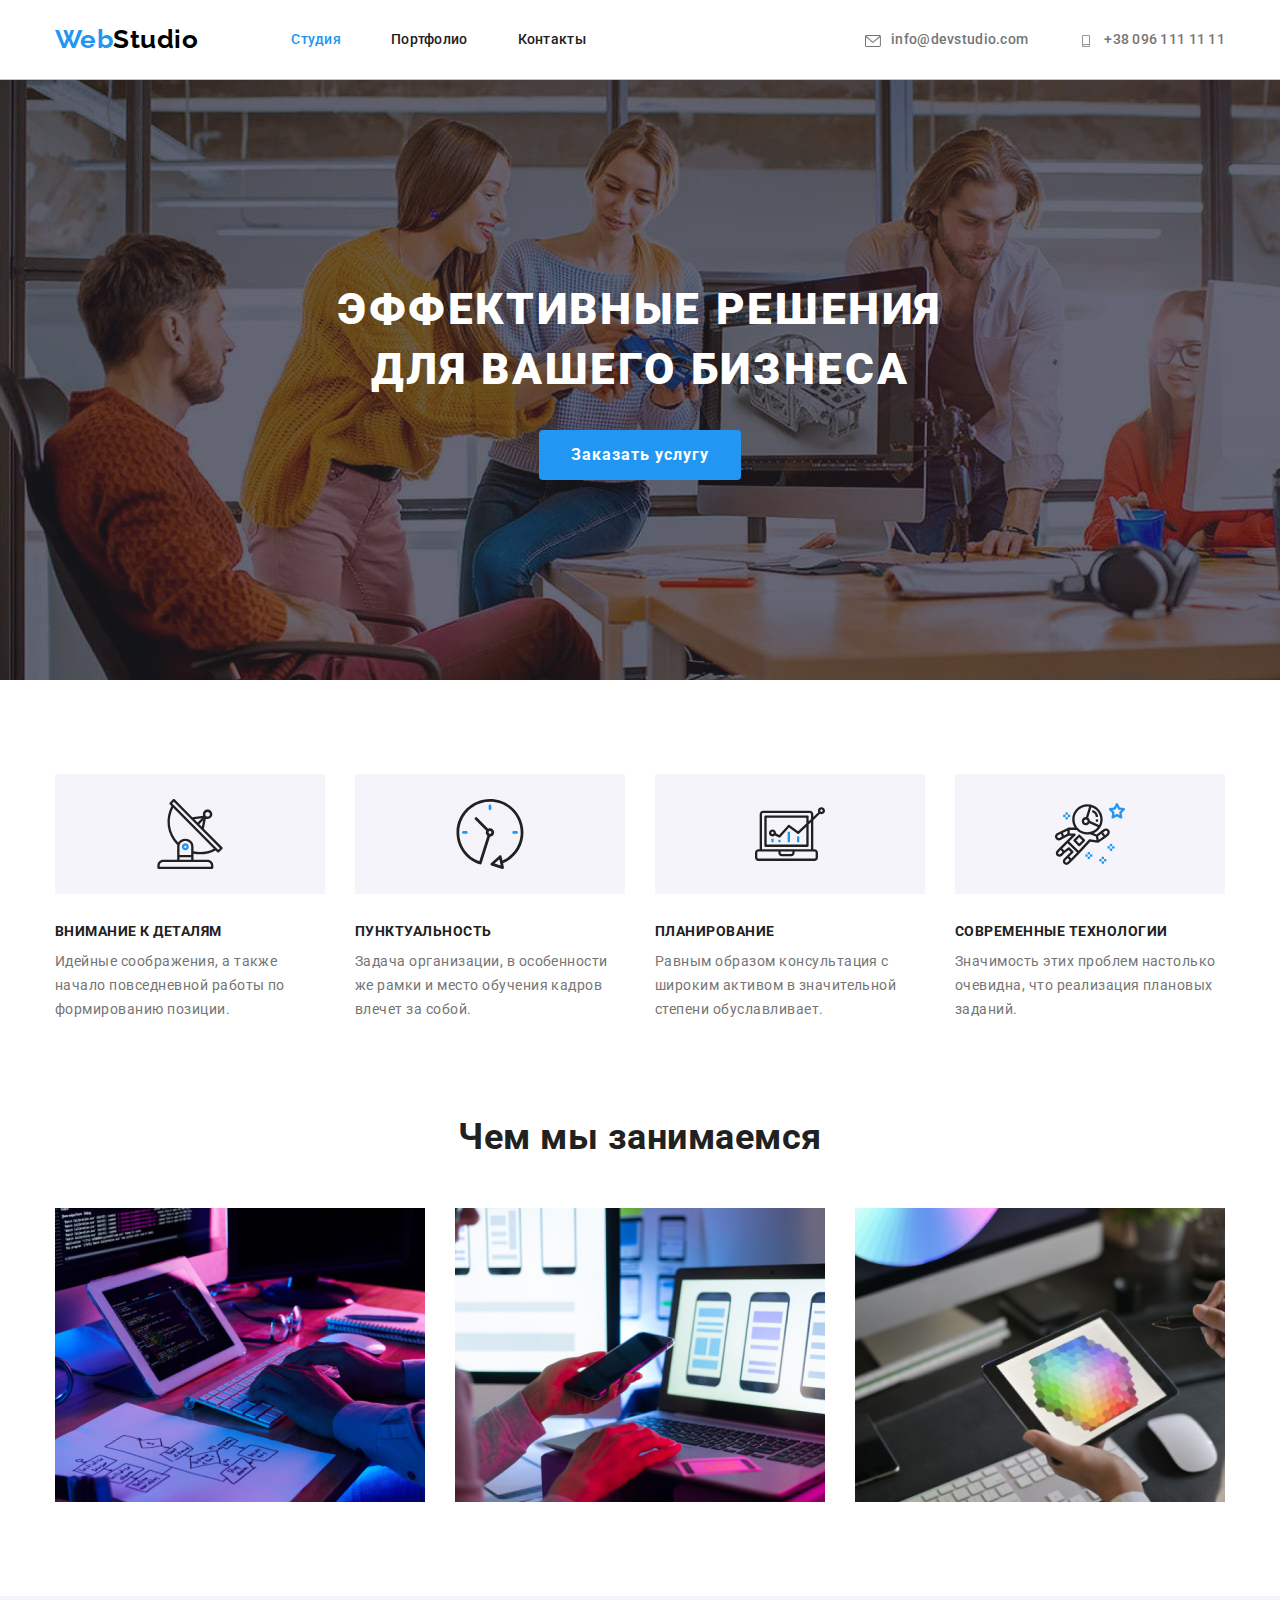
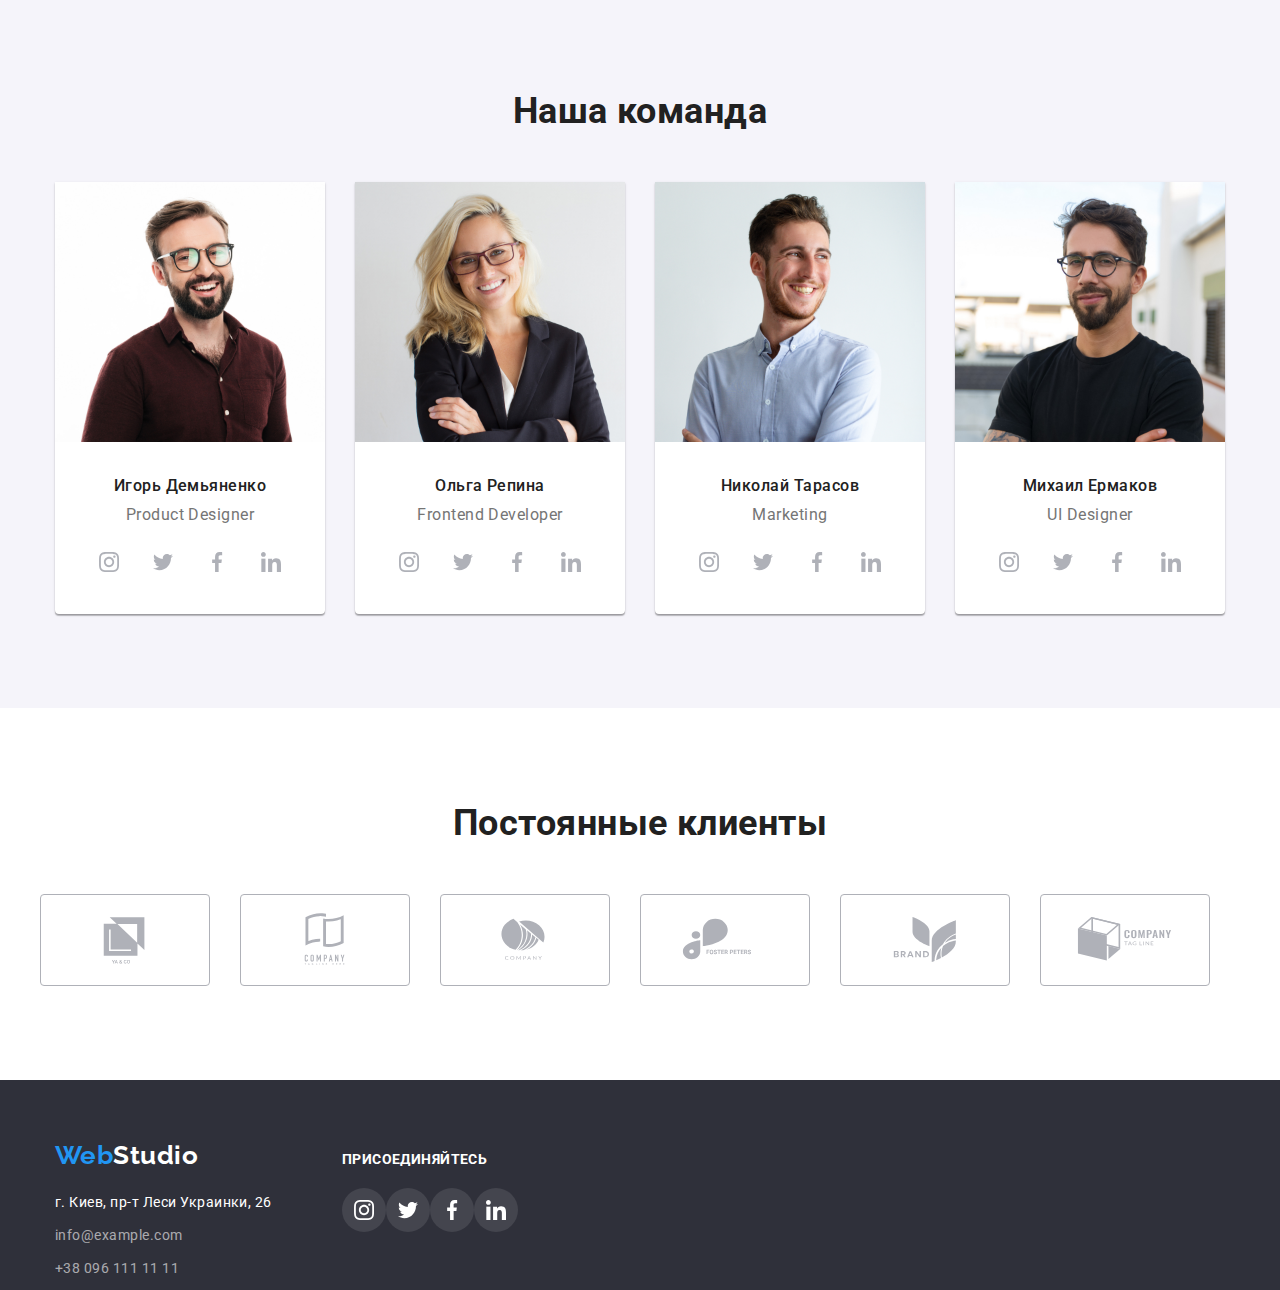
<file: index.html>
<!DOCTYPE html>
<html lang="ru">
  <head>
    <meta charset="UTF-8" />
    <meta http-equiv="X-UA-Compatible" content="IE=edge" />
    <meta name="viewport" content="width=device-width, initial-scale=1.0" />
    <title>Web Studio</title>
    <link
      href="https://fonts.googleapis.com/css2?family=Raleway:wght@700&family=Roboto:wght@400;500;700;900&display=swap"
      rel="stylesheet"
    />
    <link
      rel="stylesheet"
      href="https://cdnjs.cloudflare.com/ajax/libs/modern-normalize/1.1.0/modern-normalize.min.css"
    />
    <link rel="stylesheet" href="css/styles.css" />
  </head>

  <!--Шапка-->
  <body>
    <header class="page-header">
      <div class="container head-nav">
        <nav class="header-nav">
          <a href="./index.html" class="logo-link"> <span class="logo">Web</span>Studio </a>

          <ul class="site-nav">
            <li class="item"><a href="./index.html" class="link-nav current">Студия</a></li>
            <li class="item"><a href="./porfolio.html" class="link-nav">Портфолио</a></li>
            <li class="item"><a href="" class="link-nav">Контакты</a></li>
          </ul>
        </nav>

        <ul class="contact-list">
          <li class="item">
            <a href="mailto:" class="contact-link">
              <svg class="icon-mail">
                <use href="./images/icons.svg#icon-mail"></use></svg
              >info@devstudio.com</a
            >
          </li>
          <li class="item">
            <a href="tel:+380961111111" class="contact-link">
              <svg class="icon-phone">
                <use href="./images/icons.svg#icon-phone"></use></svg
              >+38 096 111 11 11</a
            >
          </li>
        </ul>
      </div>
    </header>

    <main>
      <!--Герой-->
      <section class="section hero">
        <div class="container">
          <h1 class="hero-title">
            Эффективные решения <br />
            для вашего бизнеса
          </h1>
          <button type="button" class="hero-button">Заказать услугу</button>
        </div>
      </section>

      <!--Особенности-->

      <section class="section feature">
        <!-- <h2>features</h2> -->
        <div class="container">
          <ul class="feature-list">
            <li class="item icon-antenna">
              <h3 class="heading">Внимание к деталям</h3>
              <p class="heading-text">
                Идейные соображения, а также начало повседневной работы по формированию позиции.
              </p>
            </li>

            <li class="item icon-clock">
              <h3 class="heading">Пунктуальность</h3>
              <p class="heading-text">
                Задача организации, в особенности же рамки и место обучения кадров влечет за собой.
              </p>
            </li>
            <li class="item icon-diagram">
              <h3 class="heading">Планирование</h3>
              <p class="heading-text">
                Равным образом консультация с широким активом в значительной степени обуславливает.
              </p>
            </li>

            <li class="item icon-astronaut">
              <h3 class="heading">Современные технологии</h3>
              <p class="heading-text">
                Значимость этих проблем настолько очевидна, что реализация плановых заданий.
              </p>
            </li>
          </ul>
        </div>
      </section>

      <!--Examples-->

      <section class="section">
        <div class="container">
          <h2 class="section-title">Чем мы занимаемся</h2>
          <ul class="examples-list">
            <li class="examples-item">
              <img src="./images/box-1.jpg" alt="десктопные решения" width="370" />
            </li>
            <li class="examples-item">
              <img src="./images/box-2.jpg" alt="мобильные решения" width="370" />
            </li>
            <li class="examples-item">
              <img src="./images/box-3.jpg" alt="дизайнерские решения" width="370" />
            </li>
          </ul>
        </div>
      </section>

      <!--Команда-->

      <section class="section team">
        <div class="container">
          <h2 class="section-title">Наша команда</h2>
          <ul class="team-list">
            <li class="item">
              <img src="./images/photo.jpg" alt="член команды" width="270" class="team-photo" />
              <h3 class="team-member">Игорь Демьяненко</h3>
              <p class="position">Product Designer</p>
              <ul class="social-list">
                <li>
                  <a href="https://www.instagram.com/" class="social-link">
                    <svg class="social-icon">
                      <use href="./images/icons.svg#icon-inst"></use>
                    </svg>
                  </a>
                </li>
                <li>
                  <a href="https://www.twitter.com/" class="social-link">
                    <svg class="social-icon">
                      <use href="./images/icons.svg#icon-twitter"></use>
                    </svg>
                  </a>
                </li>
                <li>
                  <a href="https://www.facebook.com/" class="social-link">
                    <svg class="social-icon">
                      <use href="./images/icons.svg#icon-facebook"></use>
                    </svg>
                  </a>
                </li>
                <li>
                  <a href="https://www.linkedin.com/" class="social-link">
                    <svg class="social-icon">
                      <use href="./images/icons.svg#icon-linkedin"></use>
                    </svg>
                  </a>
                </li>
              </ul>
            </li>
            <li class="item">
              <img src="./images/photo-1.jpg" alt="член команды" width="270" class="team-photo" />
              <h3 class="team-member">Ольга Репина</h3>
              <p class="position">Frontend Developer</p>
              <ul class="social-list">
                <li>
                  <a href="https://www.instagram.com/" class="social-link">
                    <svg class="social-icon">
                      <use href="./images/icons.svg#icon-inst"></use>
                    </svg>
                  </a>
                </li>
                <li>
                  <a href="https://www.twitter.com/" class="social-link">
                    <svg class="social-icon">
                      <use href="./images/icons.svg#icon-twitter"></use>
                    </svg>
                  </a>
                </li>
                <li>
                  <a href="https://www.facebook.com/" class="social-link">
                    <svg class="social-icon">
                      <use href="./images/icons.svg#icon-facebook"></use>
                    </svg>
                  </a>
                </li>
                <li>
                  <a href="https://www.linkedin.com/" class="social-link">
                    <svg class="social-icon">
                      <use href="./images/icons.svg#icon-linkedin"></use>
                    </svg>
                  </a>
                </li>
              </ul>
            </li>
            <li class="item">
              <img src="./images/photo-2.jpg" alt="член команды" width="270" class="team-photo" />
              <h3 class="team-member">Николай Тарасов</h3>
              <p class="position">Marketing</p>
              <ul class="social-list">
                <li>
                  <a href="https://www.instagram.com/" class="social-link">
                    <svg class="social-icon">
                      <use href="./images/icons.svg#icon-inst"></use>
                    </svg>
                  </a>
                </li>
                <li>
                  <a href="https://www.twitter.com/" class="social-link">
                    <svg class="social-icon">
                      <use href="./images/icons.svg#icon-twitter"></use>
                    </svg>
                  </a>
                </li>
                <li>
                  <a href="https://www.facebook.com/" class="social-link">
                    <svg class="social-icon">
                      <use href="./images/icons.svg#icon-facebook"></use>
                    </svg>
                  </a>
                </li>
                <li>
                  <a href="https://www.linkedin.com/" class="social-link">
                    <svg class="social-icon">
                      <use href="./images/icons.svg#icon-linkedin"></use>
                    </svg>
                  </a>
                </li>
              </ul>
            </li>
            <li class="item">
              <img src="./images/photo-3.jpg" alt="член команды" width="270" class="team-photo" />
              <h3 class="team-member">Михаил Ермаков</h3>
              <p class="position">UI Designer</p>
              <ul class="social-list">
                <li>
                  <a href="https://www.instagram.com/" class="social-link">
                    <svg class="social-icon">
                      <use href="./images/icons.svg#icon-inst"></use>
                    </svg>
                  </a>
                </li>
                <li>
                  <a href="https://www.twitter.com/" class="social-link">
                    <svg class="social-icon">
                      <use href="./images/icons.svg#icon-twitter"></use>
                    </svg>
                  </a>
                </li>
                <li>
                  <a href="https://www.facebook.com/" class="social-link">
                    <svg class="social-icon">
                      <use href="./images/icons.svg#icon-facebook"></use>
                    </svg>
                  </a>
                </li>
                <li>
                  <a href="https://www.linkedin.com/" class="social-link">
                    <svg class="social-icon">
                      <use href="./images/icons.svg#icon-linkedin"></use>
                    </svg>
                  </a>
                </li>
              </ul>
            </li>
          </ul>
        </div>
      </section>

      <!-- Clients -->
      <div class="container">
        <section class="section clients">
          <h2 class="section-title">Постоянные клиенты</h2>
          <ul class="clients-list">
            <li class="clients-list-item">
              <a class="link" href="">
                <svg class="client-icon">
                  <use href="./images/icons.svg#icon-client-1"></use>
                </svg>
              </a>
            </li>
            <li class="clients-list-item">
              <a class="link" href="">
                <svg class="client-icon">
                  <use href="./images/icons.svg#icon-client-2"></use>
                </svg>
              </a>
            </li>
            <li class="clients-list-item">
              <a class="link" href="">
                <svg class="client-icon">
                  <use href="./images/icons.svg#icon-client-3"></use>
                </svg>
              </a>
            </li>
            <li class="clients-list-item">
              <a class="link" href="">
                <svg class="client-icon">
                  <use href="./images/icons.svg#icon-client-4"></use>
                </svg>
              </a>
            </li>
            <li class="clients-list-item">
              <a class="link" href="">
                <svg class="client-icon">
                  <use href="./images/icons.svg#icon-client-5"></use>
                </svg>
              </a>
            </li>
            <li class="clients-list-item">
              <a class="link" href="">
                <svg class="client-icon">
                  <use href="./images/icons.svg#icon-client-6"></use>
                </svg>
              </a>
            </li>
          </ul>
        </section>
      </div>
    </main>

    <!-- Футер-->

    <footer class="footer">
      <div class="container footer-flex">
        <div class="adress-container">
        <a href="./index.html" class="logo-link footer">
          <span class="logo">Web</span><span class="logo-footer">Studio</span>
        </a>

        <address>
          <ul class="footer-nav">
            <li class="item">
              <a href="https://goo.gl/maps/Z1YE5Naqw8E87AYCA" class="adress"
                >г. Киев, пр-т Леси Украинки, 26</a
              >
            </li>
            <li class="item"><a href="mailto:" class="footer-link">info@example.com</a></li>
            <li class="item">
              <a href="tel:+380961111111" class="footer-link">+38 096 111 11 11</a>
            </li>
          </ul>
          </div>

          <div class="footer-social">
            <p class="footer-title">присоединяйтесь</p>
            <ul class="footer-social-list">
                <li class="item">
                  <a href="https://www.instagram.com/" class="social-link">
                    <svg class="footer-social-icon">
                      <use href="./images/icons.svg#icon-inst"></use>
                    </svg>
                  </a>
                </li>
                <li>
                  <a href="https://www.twitter.com/" class="social-link">
                    <svg class="footer-social-icon">
                      <use href="./images/icons.svg#icon-twitter"></use>
                    </svg>
                  </a>
                </li>
                <li>
                  <a href="https://www.facebook.com/" class="social-link">
                    <svg class="footer-social-icon">
                      <use href="./images/icons.svg#icon-facebook"></use>
                    </svg>
                  </a>
                </li>
                <li>
                  <a href="https://www.linkedin.com/" class="social-link">
                    <svg class="footer-social-icon">
                      <use href="./images/icons.svg#icon-linkedin"></use>
                    </svg>
                  </a>
                </li>
              </ul>
          </div>
        </address>
      </div>
    </footer>
  </body>
</html>
</file>
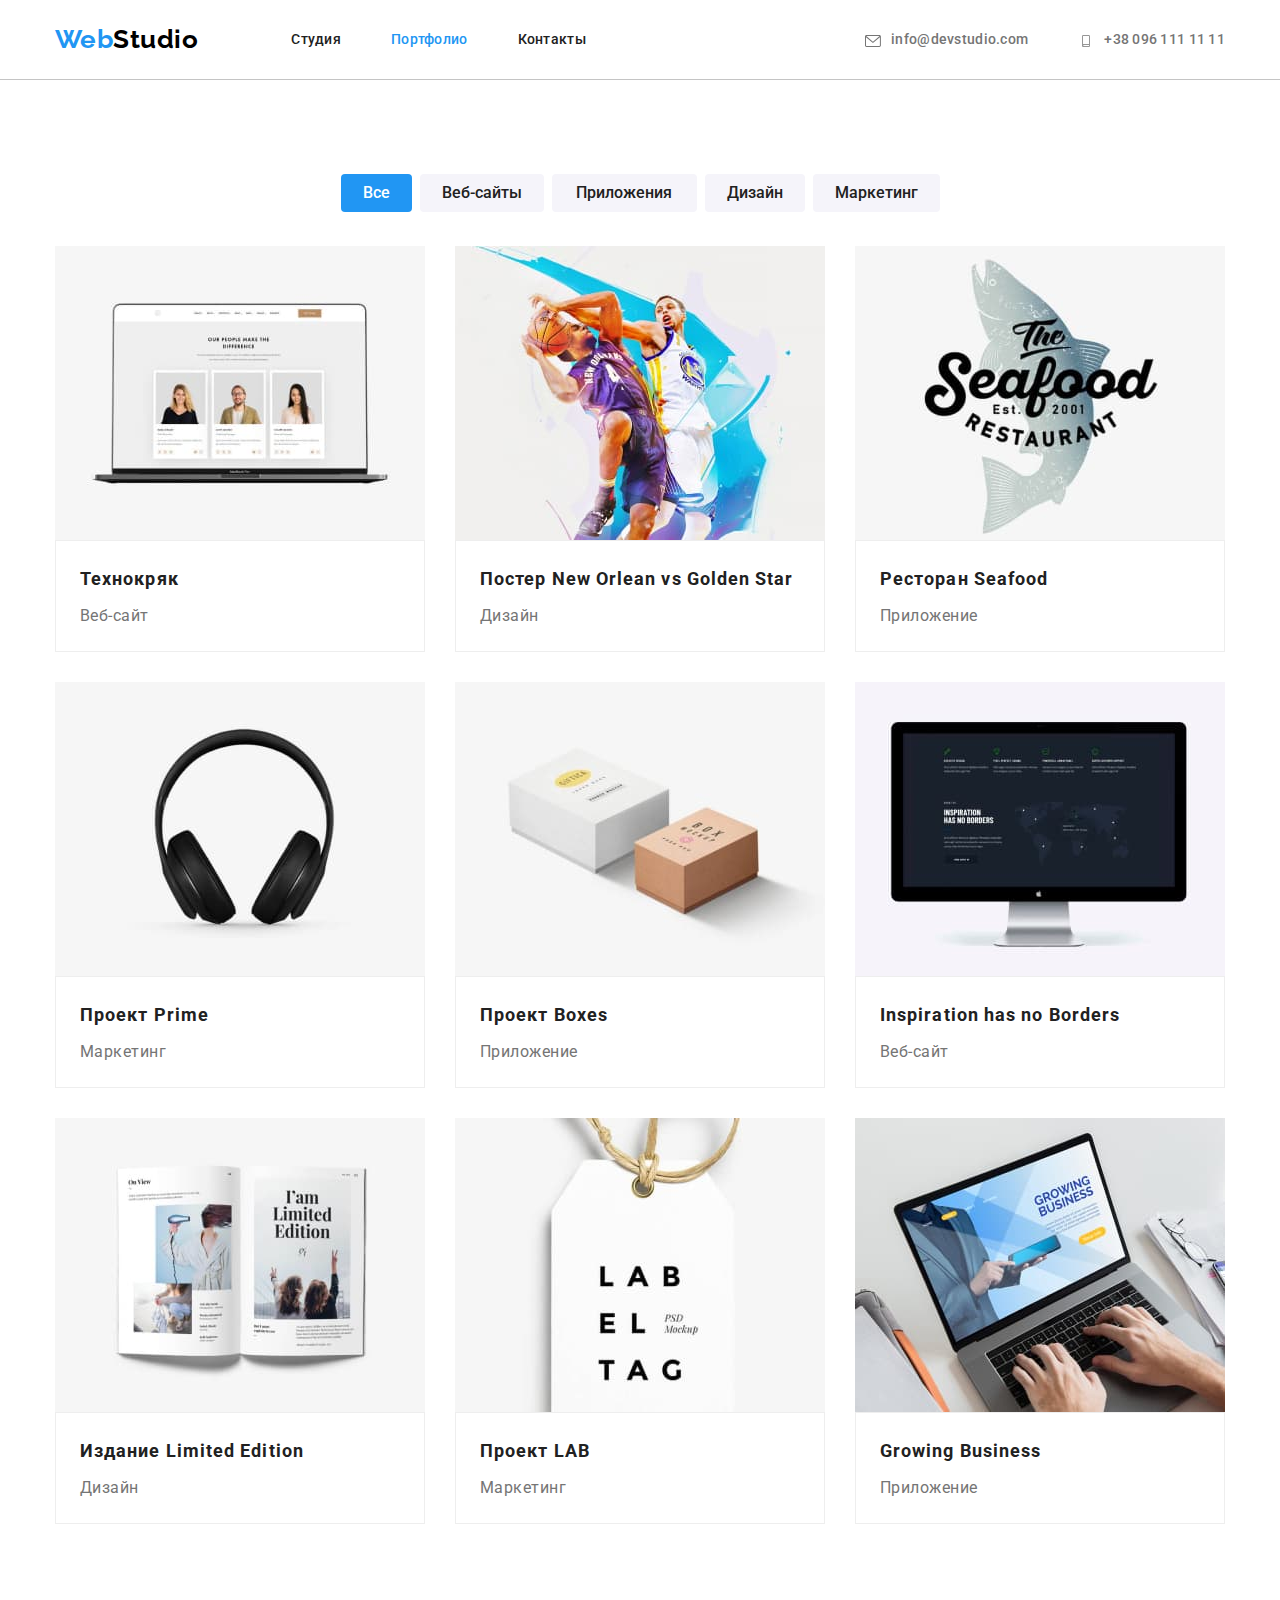
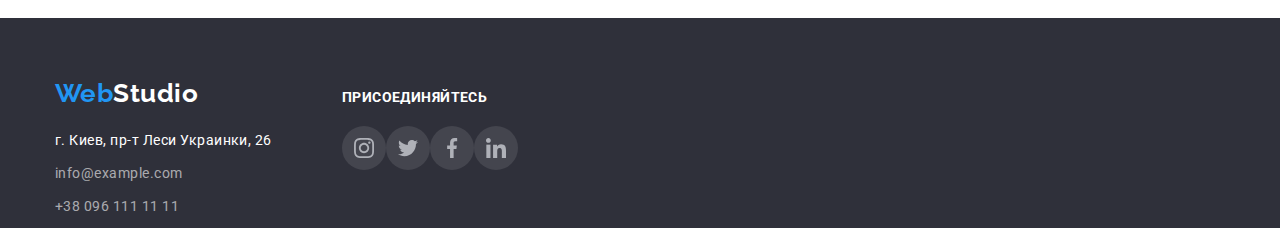
<file: porfolio.html>
<!DOCTYPE html>
<html lang="ru">

<head>
    <meta charset="UTF-8">
    <meta http-equiv="X-UA-Compatible" content="IE=edge">
    <meta name="viewport" content="width=device-width, initial-scale=1.0">
    <title>Portfolio</title>
    <link
        href="https://fonts.googleapis.com/css2?family=Raleway:wght@700&family=Roboto:wght@400;500;700;900&display=swap"
        rel="stylesheet">
    <link rel="stylesheet"
        href="https://cdnjs.cloudflare.com/ajax/libs/modern-normalize/1.1.0/modern-normalize.min.css">
    <link rel="stylesheet" href="css/styles.css">

</head>

<!--Шапка-->

<body class="body">

    <header class="page-header">
      <div class="container head-nav">
        <nav class="header-nav">
          <a href="./index.html" class="logo-link"> <span class="logo">Web</span>Studio </a>

          <ul class="site-nav">
            <li class="item"><a href="./index.html" class="link-nav">Студия</a></li>
            <li class="item"><a href="./porfolio.html" class="link-nav current">Портфолио</a></li>
            <li class="item"><a href="" class="link-nav">Контакты</a></li>
          </ul>
        </nav>

        <ul class="contact-list">
          <li class="item">
            <a href="mailto:" class="contact-link">
              <svg class="icon-mail">
                <use href="./images/icons.svg#icon-mail"></use></svg
              >info@devstudio.com</a
            >
          </li>
          <li class="item">
            <a href="tel:+380961111111" class="contact-link">
              <svg class="icon-phone">
                <use href="./images/icons.svg#icon-phone"></use></svg
              >+38 096 111 11 11</a
            >
          </li>
        </ul>
      </div>
    </header>

    <!--Герой-->

    <main>

        <div class="container">

            <section class="section">

                <!-- <h1>Portfolio</h1> -->

                <ul class="buttons">
                    <li class="item"><button type="button" class="btn current">Все</button></li>
                    <li class="item"><button type="button" class="btn">Веб-сайты</button></li>
                    <li class="item"><button type="button" class="btn app">Приложения</button></li>
                    <li class="item"><button type="button" class="btn">Дизайн</button></li>
                    <li class="item"><button type="button" class="btn">Маркетинг</button></li>
                </ul>

                <ul class="portfolio">
                    <li class="portfolio-item">
                        <a href="./images/img-1.jpg">

                            <img src="./images/img-1.jpg" width="370" height="294" alt="Технокряк">
                            <div class="porfolio-box">
                                <h2 class="portfolio-title">Технокряк</h2>
                                <p class="portfolio-text">Веб-сайт</p>
                            </div>
                        </a>

                    </li>
                    <li class="portfolio-item">
                        <a href="./images/img-2.jpg">
                            <img src="./images/img-2.jpg" width="370" height="294"
                                alt="Постер New Orlean vs Golden Star">
                            <div class="porfolio-box">
                                <h2 class="portfolio-title">Постер New Orlean vs Golden Star</h2>
                                <p class="portfolio-text">Дизайн</p>
                            </div>
                        </a>

                    </li>
                    <li class="portfolio-item">
                        <a href="./images/img-3.jpg">
                            <img src="./images/img-3.jpg" width="370" height="294" alt="Ресторан Seafood">
                            <div class="porfolio-box">
                                <h2 class="portfolio-title">Ресторан Seafood</h2>
                                <p class="portfolio-text">Приложение</p>
                            </div>
                        </a>

                    </li>
                    <li class="portfolio-item">
                        <a href="./images/img-4.jpg">
                            <img src="./images/img-4.jpg" width="370" height="294" alt="Проект Prime">
                            <div class="porfolio-box">
                                <h2 class="portfolio-title">Проект Prime</h2>
                                <p class="portfolio-text">Маркетинг</p>
                            </div>
                        </a>

                    </li>
                    <li class="portfolio-item">
                        <a href="./images/img-5.jpg">
                            <img src="./images/img-5.jpg" width="370" height="294" alt="Проект Boxes">
                            <div class="porfolio-box">
                                <h2 class="portfolio-title">Проект Boxes</h2>
                                <p class="portfolio-text">Приложение</p>
                            </div>
                        </a>

                    </li>
                    <li class="portfolio-item">
                        <a href="./images/img-6.jpg"><img src="./images/img-6.jpg" width="370" height="294"
                                alt="Inspiration has no Borders">
                            <div class="porfolio-box">
                                <h2 class="portfolio-title">Inspiration has no Borders</h2>
                                <p class="portfolio-text">Веб-сайт</p>
                            </div>
                        </a>

                    </li>
                    <li class="portfolio-item">
                        <a href="./images/img-7.jpg"><img src="./images/img-7.jpg" width="370" height="294"
                                alt="Издание Limited Edition">
                            <div class="porfolio-box">
                                <h2 class="portfolio-title">Издание Limited Edition</h2>
                                <p class="portfolio-text">Дизайн</p>
                            </div>
                        </a>

                    </li>
                    <li class="portfolio-item">
                        <a href="./images/img-8.jpg">
                            <img src="./images/img-8.jpg" width="370" height="294" alt="Проект LAB">
                            <div class="porfolio-box">
                                <h2 class="portfolio-title">Проект LAB</h2>
                                <p class="portfolio-text">Маркетинг</p>
                            </div>

                        </a>

                    </li>
                    <li class="portfolio-item">
                        <a href="./images/img-9.jpg">
                            <img src="./images/img-9.jpg" width="370" height="294" alt="Growing Business">
                            <div class="porfolio-box">
                                <h2 class="portfolio-title">Growing Business</h2>
                                <p class="portfolio-text">Приложение</p>
                            </div>
                        </a>

                    </li>

                </ul>

            </section>
        </div>
</main>


    <!-- Футер-->
    <footer class="footer">
      <div class="container footer-flex">
        <div class="adress-container">
        <a href="./index.html" class="logo-link footer">
          <span class="logo">Web</span><span class="logo-footer">Studio</span>
        </a>

        <address>
          <ul class="footer-nav">
            <li class="item">
              <a href="https://goo.gl/maps/Z1YE5Naqw8E87AYCA" class="adress"
                >г. Киев, пр-т Леси Украинки, 26</a
              >
            </li>
            <li class="item"><a href="mailto:" class="footer-link">info@example.com</a></li>
            <li class="item">
              <a href="tel:+380961111111" class="footer-link">+38 096 111 11 11</a>
            </li>
          </ul>
          </div>

          <div class="join-social">
            <p class="footer-title">присоединяйтесь</p>
            <ul class="footer-social-list">
                <li>
                  <a href="https://www.instagram.com/" class="social-link">
                    <svg class="social-icon">
                      <use href="./images/icons.svg#icon-inst"></use>
                    </svg>
                  </a>
                </li>
                <li>
                  <a href="https://www.twitter.com/" class="social-link">
                    <svg class="social-icon">
                      <use href="./images/icons.svg#icon-twitter"></use>
                    </svg>
                  </a>
                </li>
                <li>
                  <a href="https://www.facebook.com/" class="social-link">
                    <svg class="social-icon">
                      <use href="./images/icons.svg#icon-facebook"></use>
                    </svg>
                  </a>
                </li>
                <li>
                  <a href="https://www.linkedin.com/" class="social-link">
                    <svg class="social-icon">
                      <use href="./images/icons.svg#icon-linkedin"></use>
                    </svg>
                  </a>
                </li>
              </ul>
          </div>
        </address>
      </div>
    </footer>

</body>

</html>
</file>
<file: css/styles.css>
/* Основной черный  #212121; */
/* Вторичный текст #757575 */
/* Синий акцент #2196F3 */
/* Фон кнопок background: #F5F4FA; */
/* Фон подвал #2F303A */

:root {
  --main-text-color: #212121;
  --secondary-text-color: #757575;
  --accent-color: #2196f3;
  --button-background: #f5f4fa;
  --white: #ffffff;
  --background-color: #2f303a;
  --icon-color: #afb1b8;
}

body {
  color: var(--main-text-color);
  font-family: 'Roboto', sans-serif;
  letter-spacing: 0.03em;
}

address {
  font-style: normal;
}

a {
  color: inherit;
  text-decoration: none;
}

ul {
  list-style: none;
  padding: 0;
  margin: 0;
}

h1,
h2,
h3,
p {
  padding: 0;
  margin: 0;
}

/* Container */

.container {
  width: 1200px;
  margin-left: auto;
  margin-right: auto;
  padding-left: 15px;
  padding-right: 15px;
}

.section {
  padding-bottom: 94px;
  padding-top: 94px;
}

/* Logo */

.logo {
  color: var(--accent-color);
}

.logo-link {
  font-family: 'Raleway';
  font-weight: 700;
  font-size: 26px;
  line-height: 1.19;
  color: #000000;
}

.logo-link:focus {
  color: var(--main-text-color);
}

/*  Page Header */

.page-header .head-nav {
  display: flex;
  background-color: var(--white);
}

.page-header {
  padding: 24px 25px;
  border-bottom: 1px solid #c4c4c4;
}

/* Header-nav */

.header-nav {
  display: flex;
  align-items: center;
}

.site-nav {
  display: flex;
  margin-left: 93px;
}

.site-nav .item {
  margin-right: 50px;
}

.site-nav .item:last-child {
  margin-right: 0;
}

.link-nav,
.contact-link {
  font-weight: 500;
  font-size: 14px;
  line-height: 1.14;
  letter-spacing: 0.02em;
}

.contact-link {
  color: var(--secondary-text-color);
}

.contact-list {
  display: flex;
  margin-left: auto;
  align-self: center;
}

.contact-list .item + .item {
  margin-left: 50px;
}

.icon-mail,
.icon-phone {
  display: inline-block;
  vertical-align: middle;
  fill: currentColor;
  width: 16px;
  height: 12px;
  margin-right: 10px;
}

.link-nav:hover,
.link-nav:focus {
  color: var(--accent-color);
}

.link-nav.current {
  color: var(--accent-color);
}

.contact-link:hover,
.contact-link:focus {
  color: var(--accent-color);
}

/* Features */

.section.feature {
  padding-bottom: 0;
}

.feature-list {
  display: flex;
}

.feature-list .item::before {
  display: flex;
  content: '';
  margin-bottom: 30px;
  height: 270px;
  height: 120px;
  background-repeat: no-repeat;
  background-position: center;
  background-color: var(--button-background);
}

.icon-antenna::before {
  background-image: url(../icons/antenna.svg);
}

.icon-clock::before {
  background-image: url(../icons/clock.svg);
}

.icon-diagram::before {
  background-image: url(../icons/diagram.svg);
}

.icon-astronaut::before {
  background-image: url(../icons/astronaut.svg);
}

.feature-list .item:not(:last-child) {
  margin-right: 30px;
}

.feature-list .item {
  width: 270px;
}

/* Examples */

.examples-list {
  display: flex;
  justify-content: space-between;
}

.examples-item {
  display: flex;
}

/* Hero index.html */

.hero {
  display: flex;
  background-color: var(--background-color);
  max-width: 1600px;
  height: 600px;
  margin: 0 auto;
  text-align: center;
  align-items: center;
  background-repeat: no-repeat;
  background-size: cover;
  background-image: linear-gradient(rgba(47, 48, 58, 0.4), rgba(47, 48, 58, 0.4)),
    url(../images/hero-img.jpg);
}

.hero-title {
  margin-bottom: 30px;
  font-weight: 900;
  font-size: 44px;
  line-height: 1.36;
  text-align: center;
  letter-spacing: 0.06em;
  text-transform: uppercase;
  color: var(--white);
}

.hero-button {
  display: inline-block;
  border-radius: 4px;
  min-width: 50px;
  padding: 10px 32px;
  text-align: center;
  font-family: inherit;
  font-weight: 700;
  font-size: 16px;
  line-height: 1.88;
  letter-spacing: 0.06em;
  border: none;
  cursor: pointer;
  color: var(--white);
  background-color: var(--accent-color);
}

/* Buttons */

.buttons {
  display: flex;
  justify-content: center;
  margin-bottom: 34px;
}

.buttons .item:hover,
.buttons .item:focus {
  background: var(--accent-color);
  box-shadow: 0px 3px 1px rgba(0, 0, 0, 0.1), 0px 1px 2px rgba(0, 0, 0, 0.08),
    0px 2px 2px rgba(0, 0, 0, 0.12);
  border-radius: 4px;
}

.buttons .item:not(:last-child) {
  margin-right: 8px;
}

.btn {
  display: inline-block;
  padding: 6px 22px;
  border-radius: 4px;
  color: var(--main-text-color);
  background-color: var(--button-background);
  font-family: inherit;
  font-weight: 500;
  font-size: 16px;
  line-height: 1.62;
  text-align: center;
  border: none;
}

.btn.app {
  width: 145px;
}

.btn.current {
  background-color: var(--accent-color);
  color: var(--white);
}

.btn:hover,
.btn:focus {
  background-color: var(--accent-color);
  cursor: pointer;
  color: var(--white);
}

/* Portfolio */

.portfolio {
  display: flex;
  flex-wrap: wrap;
}

.portfolio-item {
  display: flex;
  margin-bottom: 30px;
}

.portfolio-item:hover {
  box-shadow: 0px 1px 1px rgba(0, 0, 0, 0.12), 0px 4px 4px rgba(0, 0, 0, 0.06),
    1px 4px 6px rgba(0, 0, 0, 0.16);
}

.portfolio-item img {
  display: block;
}

.portfolio-item:not(:nth-child(3n)) {
  margin-right: 30px;
}

.portfolio-item:nth-last-child(-n + 3) {
  margin-bottom: 0;
}
.portfolio-title {
  margin-top: 20px;
  margin-bottom: 4px;
  font-weight: 700;
  font-size: 18px;
  line-height: 2;
  letter-spacing: 0.06em;
}

.portfolio-text {
  font-size: 16px;
  line-height: 1.88;
  color: var(--secondary-text-color);
}

.porfolio-box {
  padding: 0 24px 20px 24px;
  border: 1px solid #eeeeee;
}

/* Fonts/colors index.html */

.heading {
  margin-bottom: 10px;
  font-size: 14px;
  line-height: 1.14;
  text-transform: uppercase;
}

.heading-text {
  font-weight: 400;
  font-size: 14px;
  line-height: 1.71;
  color: var(--secondary-text-color);
}

.section-title {
  margin-bottom: 50px;
  font-size: 36px;
  line-height: 1.17;
  text-align: center;
}

/* Team */

.social-list {
  display: flex;
  justify-content: space-between;
  margin-right: 32px;
  margin-left: 32px;
  margin-bottom: 30px;
}

.social-link {
  display: flex;
  width: 44px;
  height: 44px;
  border-radius: 50%;
  justify-content: center;
  align-items: center;
  fill: var(--icon-color);
}

.social-icon {
  display: flex;
  width: 20px;
  height: 20px;
  justify-items: center;
}

.social-link:hover,
.social-link:focus {
  fill: var(--white);
  background-color: var(--accent-color);
}

.section.team {
  background-color: var(--button-background);
}

.team-list {
  display: flex;
  justify-content: space-between;
}

.team-list .item {
  text-align: center;
  background: var(--white);
  box-shadow: 0px 1px 3px rgba(0, 0, 0, 0.12), 0px 1px 1px rgba(0, 0, 0, 0.14),
    0px 2px 1px rgba(0, 0, 0, 0.2);
  border-radius: 0px 0px 4px 4px;
}

.container.team {
  background-color: var(--button-background);
}

.team-photo {
  margin-bottom: 30px;
}

.team-member {
  margin-bottom: 10px;
  font-weight: 500;
  font-size: 16px;
  line-height: 1.19;
}

.position {
  font-weight: 400;
  font-size: 16px;
  line-height: 1.19;
  color: var(--secondary-text-color);
  margin-bottom: 16px;
}

/* Clients */

.clients h2 {
  margin-bottom: 50px;
  text-align: center;
}

.clients-list {
  display: flex;
  justify-content: center;
}

.clients-list-item {
  margin-right: 30px;
}

.clients-list .link {
  display: flex;
  align-items: center;
  justify-content: center;
  width: 170px;
  height: 92px;
  display: flex;
  border: 1px solid var(--icon-color);
  border-radius: 4px;
  fill: var(--icon-color);
}

.clients-list .link:hover,
.clients-list .link:focus {
  border-color: var(--accent-color);
  fill: var(--accent-color);
}

.client-icon {
  width: 106px;
  height: 60px;
}

/* Footer */

.footer {
  background: var(--background-color);
}

.footer-nav {
  display: inline-block;
}

.footer-nav .item {
  margin-bottom: 9px;
}

.logo-footer {
  color: #ffffff;
}

.logo-link.footer {
  display: inline-block;
  margin-top: 60px;
  margin-bottom: 20px;
}

.adress {
  font-size: 14px;
  line-height: 1.71;
  color: #ffffff;
}

.footer-link,
.footer-link {
  font-size: 14px;
  line-height: 1.71;
  color: rgba(255, 255, 255, 0.6);
}

.footer-link:hover,
.footer-link:focus {
  color: var(--white);
}

.footer-flex {
  display: flex;
  align-items: baseline;
}

.footer-social-list {
  display: flex;
  justify-content: space-between;
}

.adress-container {
  margin-right: 70px;
}

.footer-title {
  margin-bottom: 20px;
  font-weight: 700;
  font-size: 14px;
  line-height: 16px;
  letter-spacing: 0.03em;
  font-size: 14px;
  line-height: 1.14;
  text-transform: uppercase;
  color: var(--white);
}

.footer .social-link {
  background: rgba(255, 255, 255, 0.1);
}

.footer-social-icon {
  display: flex;
  width: 20px;
  height: 20px;
  justify-items: center;
  fill: var(--white);
}

.footer .social-link:hover {
  background-color: var(--accent-color);
}
</file>
